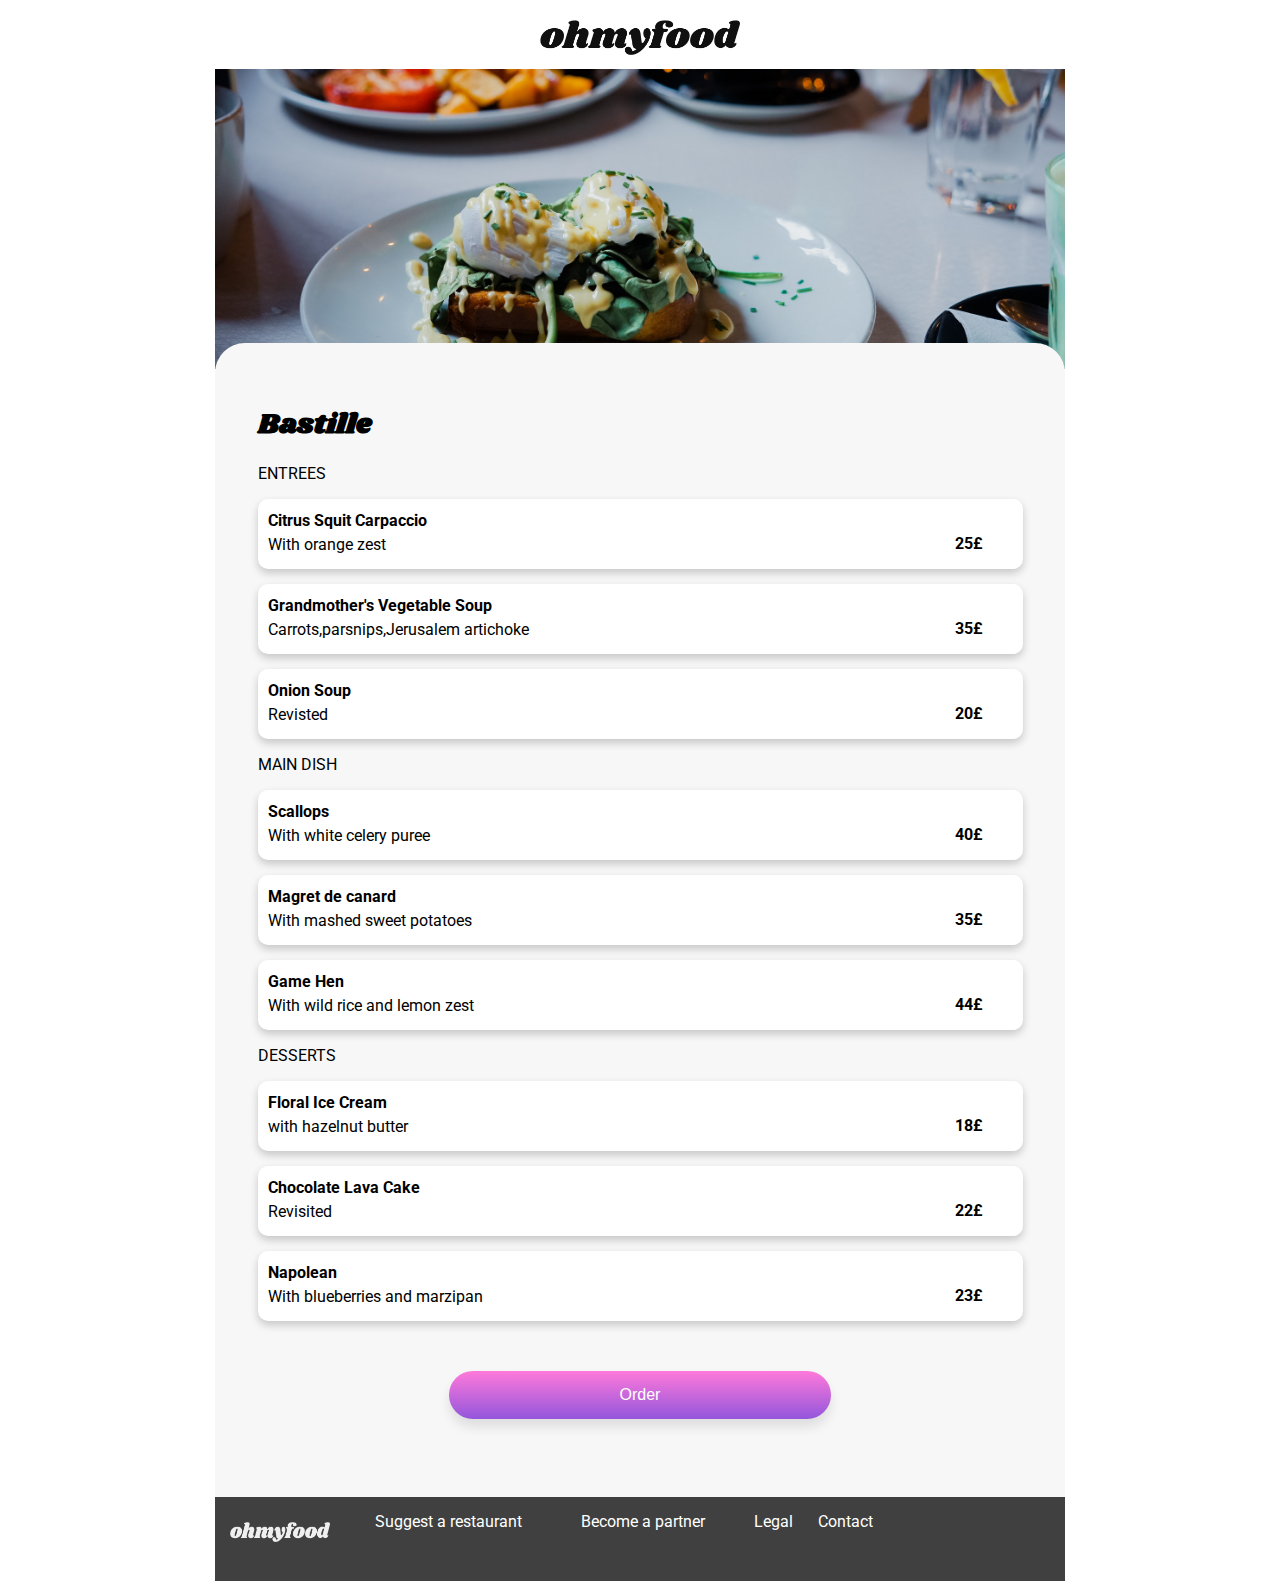
<file: bastille.html>
<!DOCTYPE html>
<html lang="en">
<head>
    <meta charset="UTF-8">
    <meta http-equiv="X-UA-Compatible" content="IE=edge">
    <meta name="viewport" content="width=device-width, initial-scale=1.0">
    <title>Document</title>
    <link rel="stylesheet" type="text/css" href="SASS/CSS.css">
    <link rel="preconnect" href="https://fonts.googleapis.com">
    <link rel="preconnect" href="https://fonts.gstatic.com" crossorigin>
    <link href="https://fonts.googleapis.com/css2?family=Roboto:wght@100;400&display=swap" rel="stylesheet">
    <link rel="stylesheet" href="https://cdnjs.cloudflare.com/ajax/libs/font-awesome/6.4.0/css/all.min.css" integrity="sha512-iecdLmaskl7CVkqkXNQ/ZH/XLlvWZOJyj7Yy7tcenmpD1ypASozpmT/E0iPtmFIB46ZmdtAc9eNBvH0H/ZpiBw==" crossorigin="anonymous" referrerpolicy="no-referrer" >
    <link rel="preconnect" href="https://fonts.googleapis.com">
    <link rel="preconnect" href="https://fonts.gstatic.com" crossorigin>
    <link href="https://fonts.googleapis.com/css2?family=Shrikhand&display=swap" rel="stylesheet">
</head>
<body>
    <header>
        <a href="mainPage.html"><i class="fa-solid fa-arrow-left-long"></i></a><img class="imgHeaderRestaurant" src="images/logo/ohmyfood.png" alt="logo">
        <img src="images/restaurants/toa-heftiba-DQKerTsQwi0-unsplash.jpg" alt="restaurantImg" class="restaurantImg">
    </header>
    <div class="menuSection">
        <h1>Bastille<i class="fa-regular fa-heart"></i></h1>
        <div class="foodOption">
            <p>ENTREES</p>
            <div class="foodContainer">
                <div><strong>Citrus Squit Carpaccio</strong><div class="description">With orange zest</div><strong class="money">25£</strong></div>
                <span class="backGround"><span class="checkIcon">&#x2713;</span></span>
            </div>
            <div class="foodContainer">
                <div><strong>Grandmother's Vegetable Soup</strong><div class="description">Carrots,parsnips,Jerusalem artichoke</div><strong class="money">35£</strong></div>
                <span class="backGround"><span class="checkIcon">&#x2713;</span></span>
            </div>
            <div class="foodContainer">
                <div><strong>Onion Soup</strong><div class="description">Revisted</div><strong class="money">20£</strong></div>
                <span class="backGround"><span class="checkIcon">&#x2713;</span></span>
            </div>
        </div>
        <div class="foodOption">
            <p>MAIN DISH</p>
            <div class="foodContainer">
                <div><strong>Scallops</strong><div class="description">With white celery puree</div><strong class="money">40£</strong></div>
                <span class="backGround"><span class="checkIcon">&#x2713;</span></span>
            </div>
            <div class="foodContainer">
                <div><strong>Magret de canard</strong><div class="description">With mashed sweet potatoes</div><strong class="money">35£</strong></div>
                <span class="backGround"><span class="checkIcon">&#x2713;</span></span>
            </div>
            <div class="foodContainer">
                <div><strong>Game Hen</strong><div class="description">With wild rice and lemon zest</div><strong class="money">44£</strong></div>
                <span class="backGround"><span class="checkIcon">&#x2713;</span></span>
            </div>
        </div>
        <div class="foodOption">
            <p>DESSERTS</p>
            <div class="foodContainer">
                <div><strong>Floral Ice Cream</strong><div class="description">with hazelnut butter</div><strong class="money">18£</strong></div>
                <span class="backGround"><span class="checkIcon">&#x2713;</span></span>
            </div>
            <div class="foodContainer">
                <div><strong>Chocolate Lava Cake</strong><div class="description">Revisited</div><strong class="money">22£</strong></div>
                <span class="backGround"><span class="checkIcon">&#x2713;</span></span>
            </div>
            <div class="foodContainer">
                <div><strong>Napolean</strong><div class="description">With blueberries and marzipan</div><strong class="money">23£</strong></div>
                <span class="backGround"><span class="checkIcon">&#x2713;</span></span>
            </div>
        </div>
        <button>Order</button>
    </div>
    <footer>
        <a href="mainPage.html"><img src="images/logo/ohmyfood.png" class="imgFooter" alt="logo"></a>
        <span><i class="fa-solid fa-utensils"></i>Suggest a restaurant</span>
        <span><i class="fa-regular fa-handshake"></i> Become a partner</span>
        <span>Legal</span>
        <a class="contact" href="mailto:ohmyfood@food.com">Contact</a>
    </footer>
</body>
</html>
</file>
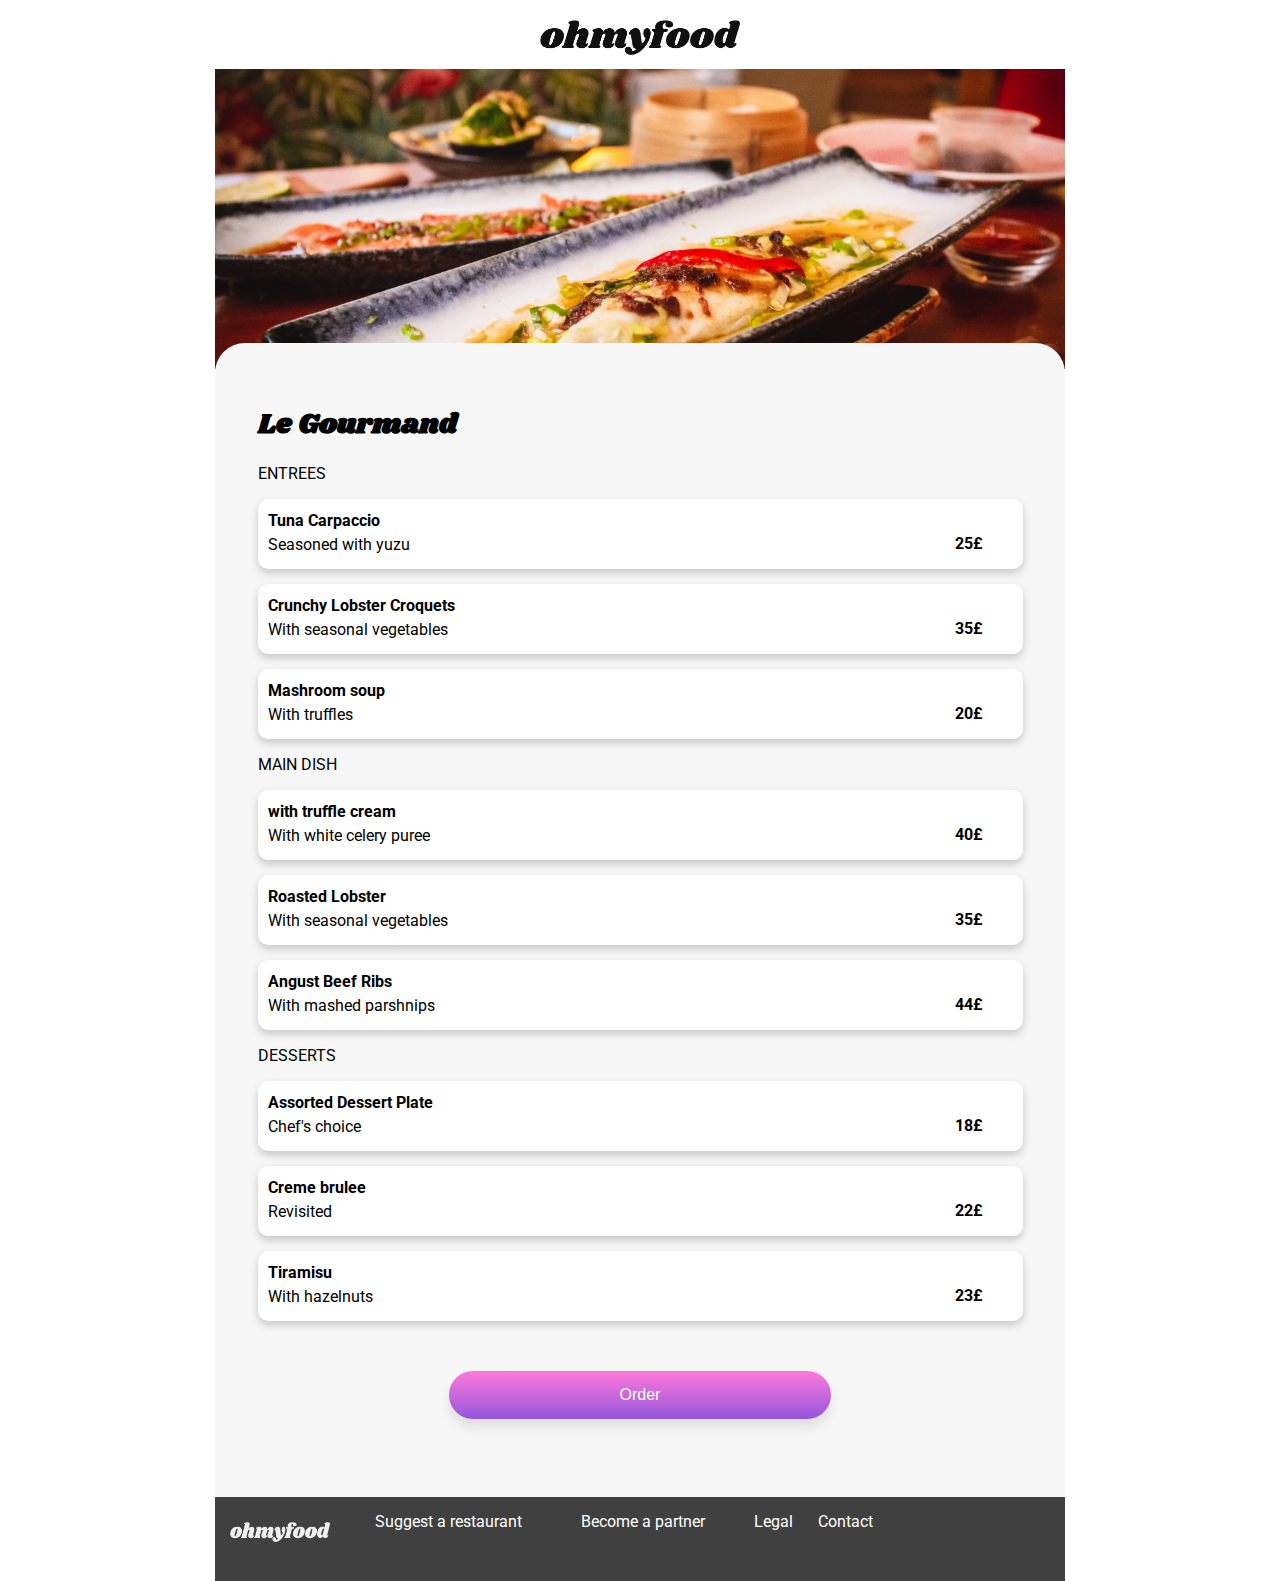
<file: leGourmand.html>
<!DOCTYPE html>
<html lang="en">
<head>
    <meta charset="UTF-8">
    <meta http-equiv="X-UA-Compatible" content="IE=edge">
    <meta name="viewport" content="width=device-width, initial-scale=1.0">
    <title>Document</title>
    <link rel="stylesheet" type="text/css" href="SASS/CSS.css">
    <link rel="preconnect" href="https://fonts.googleapis.com">
    <link rel="preconnect" href="https://fonts.gstatic.com" crossorigin>
    <link href="https://fonts.googleapis.com/css2?family=Roboto:wght@100;400&display=swap" rel="stylesheet">
    <link rel="stylesheet" href="https://cdnjs.cloudflare.com/ajax/libs/font-awesome/6.4.0/css/all.min.css" integrity="sha512-iecdLmaskl7CVkqkXNQ/ZH/XLlvWZOJyj7Yy7tcenmpD1ypASozpmT/E0iPtmFIB46ZmdtAc9eNBvH0H/ZpiBw==" crossorigin="anonymous" referrerpolicy="no-referrer">
    <link rel="preconnect" href="https://fonts.googleapis.com">
    <link rel="preconnect" href="https://fonts.gstatic.com" crossorigin>
    <link href="https://fonts.googleapis.com/css2?family=Shrikhand&display=swap" rel="stylesheet">
</head>
<body>
    <header>
        <a href="mainPage.html"><i class="fa-solid fa-arrow-left-long"></i></a><img class="imgHeaderRestaurant" src="images/logo/ohmyfood.png" alt="logo">
        <img src="images/restaurants/louis-hansel-shotsoflouis-qNBGVyOCY8Q-unsplash.jpg" alt="restaurantImg" class="restaurantImg">
    </header>
    <div class="menuSection">
        <h1>Le Gourmand<i class="fa-regular fa-heart"></i></h1>
        <div class="foodOption">
            <p>ENTREES</p>
            <div class="foodContainer">
                <div><strong class="foodsName">Tuna Carpaccio</strong><div class="description">Seasoned with yuzu</div><strong class="money">25£</strong></div>
                <span class="backGround"><span class="checkIcon">&#x2713;</span></span>
            </div>
            <div class="foodContainer">
                <div><strong class="foodsName">Crunchy Lobster Croquets</strong><div class="description">With seasonal vegetables</div><strong class="money">35£</strong></div>
                <span class="backGround"><span class="checkIcon">&#x2713;</span></span>
            </div>
            <div class="foodContainer">
                <div><strong class="foodsName">Mashroom soup</strong><div class="description">With truffles</div><strong class="money">20£</strong></div>
                <span class="backGround"><span class="checkIcon">&#x2713;</span></span>
            </div>
        </div>
        <div class="foodOption">
            <p>MAIN DISH</p>
            <div class="foodContainer">
                <div><strong class="foodsName">with truffle cream</strong><div class="description">With white celery puree</div><strong class="money">40£</strong></div>
                <span class="backGround"><span class="checkIcon">&#x2713;</span></span>
            </div>
            <div class="foodContainer">
                <div><strong class="foodsName">Roasted Lobster</strong><div class="description">With seasonal vegetables</div><strong class="money">35£</strong></div>
                <span class="backGround"><span class="checkIcon">&#x2713;</span></span>
            </div>
            <div class="foodContainer">
                <div><strong class="foodsName">Angust Beef Ribs</strong><div class="description">With mashed parshnips</div><strong class="money">44£</strong></div>
                <span class="backGround"><span class="checkIcon">&#x2713;</span></span>
            </div>
        </div>
        <div class="foodOption">
            <p>DESSERTS</p>
            <div class="foodContainer">
                <div><strong class="foodsName">Assorted Dessert Plate</strong><div class="description">Chef's choice</div><strong class="money">18£</strong></div>
                <span class="backGround"><span class="checkIcon">&#x2713;</span></span>
            </div>
            <div class="foodContainer">
                <div><strong class="foodsName">Creme brulee</strong><div class="description">Revisited</div><strong class="money">22£</strong></div>
                <span class="backGround"><span class="checkIcon">&#x2713;</span></span>
            </div>
            <div class="foodContainer">
                <div><strong class="foodsName">Tiramisu</strong><div class="description">With hazelnuts</div><strong class="money">23£</strong></div>
                <span class="backGround"><span class="checkIcon">&#x2713;</span></span>
            </div>
        </div>
        <button>Order</button>
    </div>
    <footer>
        <a href="mainPage.html"><img src="images/logo/ohmyfood.png" class="imgFooter" alt="logo"></a>
        <span><i class="fa-solid fa-utensils"></i>Suggest a restaurant</span>
        <span><i class="fa-regular fa-handshake"></i> Become a partner</span>
        <span>Legal</span>
        <a class="contact" href="mailto:ohmyfood@food.com">Contact</a>
    </footer>
</body>
</html>
</file>
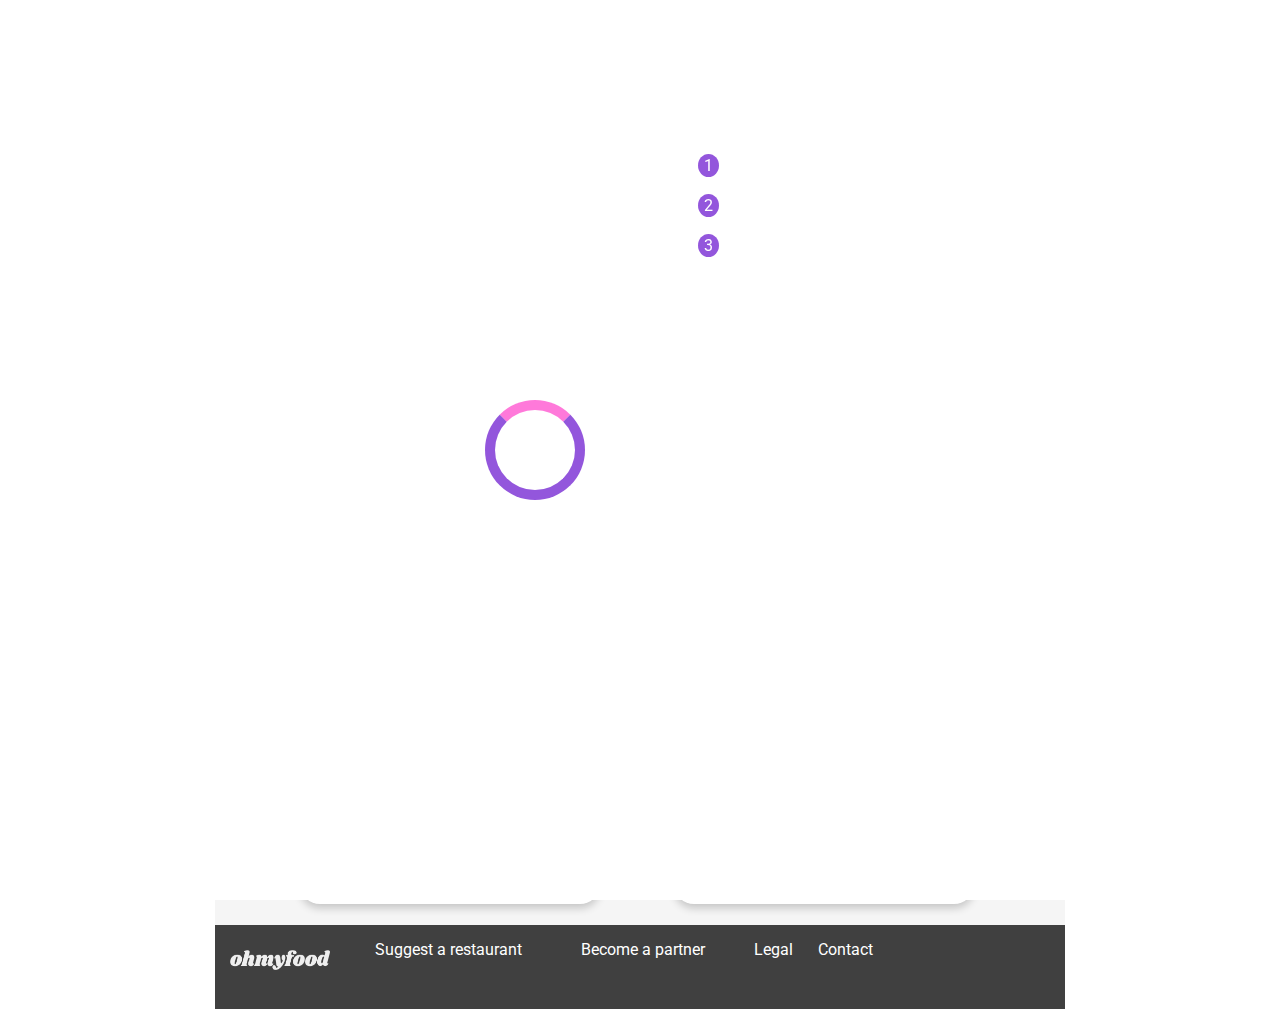
<file: mainPage.html>
<!DOCTYPE html>
<html lang="en">
<head>
    <meta charset="UTF-8">
    <meta http-equiv="X-UA-Compatible" content="IE=edge">
    <meta name="viewport" content="width=device-width, initial-scale=1.0">
    <title>OhMyFood</title>
    <link rel="stylesheet" type="text/css" href="SASS/CSS.css">
    <link rel="preconnect" href="https://fonts.googleapis.com">
    <link rel="preconnect" href="https://fonts.gstatic.com" crossorigin>
    <link href="https://fonts.googleapis.com/css2?family=Roboto:wght@100;400&display=swap" rel="stylesheet">
    <link rel="stylesheet" href="https://cdnjs.cloudflare.com/ajax/libs/font-awesome/6.4.0/css/all.min.css" integrity="sha512-iecdLmaskl7CVkqkXNQ/ZH/XLlvWZOJyj7Yy7tcenmpD1ypASozpmT/E0iPtmFIB46ZmdtAc9eNBvH0H/ZpiBw==" crossorigin="anonymous" referrerpolicy="no-referrer" >
    <link rel="preconnect" href="https://fonts.googleapis.com">
    <link rel="preconnect" href="https://fonts.gstatic.com" crossorigin>
    <link href="https://fonts.googleapis.com/css2?family=Shrikhand&display=swap" rel="stylesheet">
</head>

<body>
    <div class="loader"></div>
    <header>
        <a href="mainPage.html"><img class="imgHeader" src="images/logo/ohmyfood.png" alt="logo"></a>
        <div class="mainInfo">
            <div class="locationInfo">
                <div class="location"><i class="fa-sharp fa-solid fa-location-dot"></i>Paris, Belleville</div>
                <div class="discover">
                    <h2>Book the menu you like</h2>
                    <div>Discover top-of-the-art restaurants we picked for you </div>
                    <button class="exploreBt">Explore our restaurants</button>
                </div>
            </div>
            <div class="howItWorks">
                <h2>How it works</h2>
                <div><span class="number">1</span><button> <i class="fa-solid fa-mobile-screen-button"></i>Chose a restaurant</button></div>
                <div><span class="number">2</span><button> <i class="fa-solid fa-list-ul"></i>Create my menu</button></div>
                <div><span class="number">3</span><button> <i class="fa-solid fa-store"></i>Go enjoy it at the restaurant </button></div>
            </div>
        </div>
    </header>
    
    
    <div class="restaurantSection">
        <h2>Restaurants</h2>
        <div class="restaurants">
        <a href="theFullPallette.html" class="card">
            <img src="images/restaurants/jay-wennington-N_Y88TWmGwA-unsplash.jpg" alt="restaurantImg" class="imgRestaurant">
            <div class="container">
              <p><strong class="RestaurantName">The Full Pallette</strong><br>New York<strong><i class="fa-regular fa-heart"></i><i class="fa-solid fa-heart"></i></strong></p>
            </div>   
        </a>
        <a href="theEnchantedPlate.html" class="card">
            <img src="images/restaurants/stil-u2Lp8tXIcjw-unsplash.jpg" alt="restaurantImg" class="imgRestaurant">
            <div class="container">
              <p><strong class="RestaurantName">The Enchanted plate</strong><br>New York<strong><i class="fa-regular fa-heart"></i><i class="fa-solid fa-heart"></i></strong></p>
            </div>   
        </a>
        <a href="bastille.html" class="card">
            <img src="images/restaurants/toa-heftiba-DQKerTsQwi0-unsplash.jpg" alt="restaurantImg" class="imgRestaurant">
            <div class="container">
              <p><strong class="RestaurantName">Bastille</strong><br>New York<strong><i class="fa-regular fa-heart"></i><i class="fa-solid fa-heart"></i></strong></p>
            </div>   
        </a>
        <a href="leGourmand.html" class="card">
            <img src="images/restaurants/louis-hansel-shotsoflouis-qNBGVyOCY8Q-unsplash.jpg" alt="restaurantImg" class="imgRestaurant">
            <div class="container">
              <p><strong class="RestaurantName">Le Gourmand</strong><br>New York<strong><i class="fa-regular fa-heart"></i><i class="fa-solid fa-heart"></i></strong></p>
            </div>   
        </a>
        </div>
    </div>
    <footer>
        <a href="mainPage.html"><img class="imgFooter" src="images/logo/ohmyfood.png" alt="logo"></a>
        <span><i class="fa-solid fa-utensils"></i>Suggest a restaurant</span>
        <span><i class="fa-regular fa-handshake"></i> Become a partner</span>
        <span>Legal</span>
        <a class="contact" href="mailto:ohmyfood@food.com">Contact</a>
    </footer>
</body>
</html>
</file>
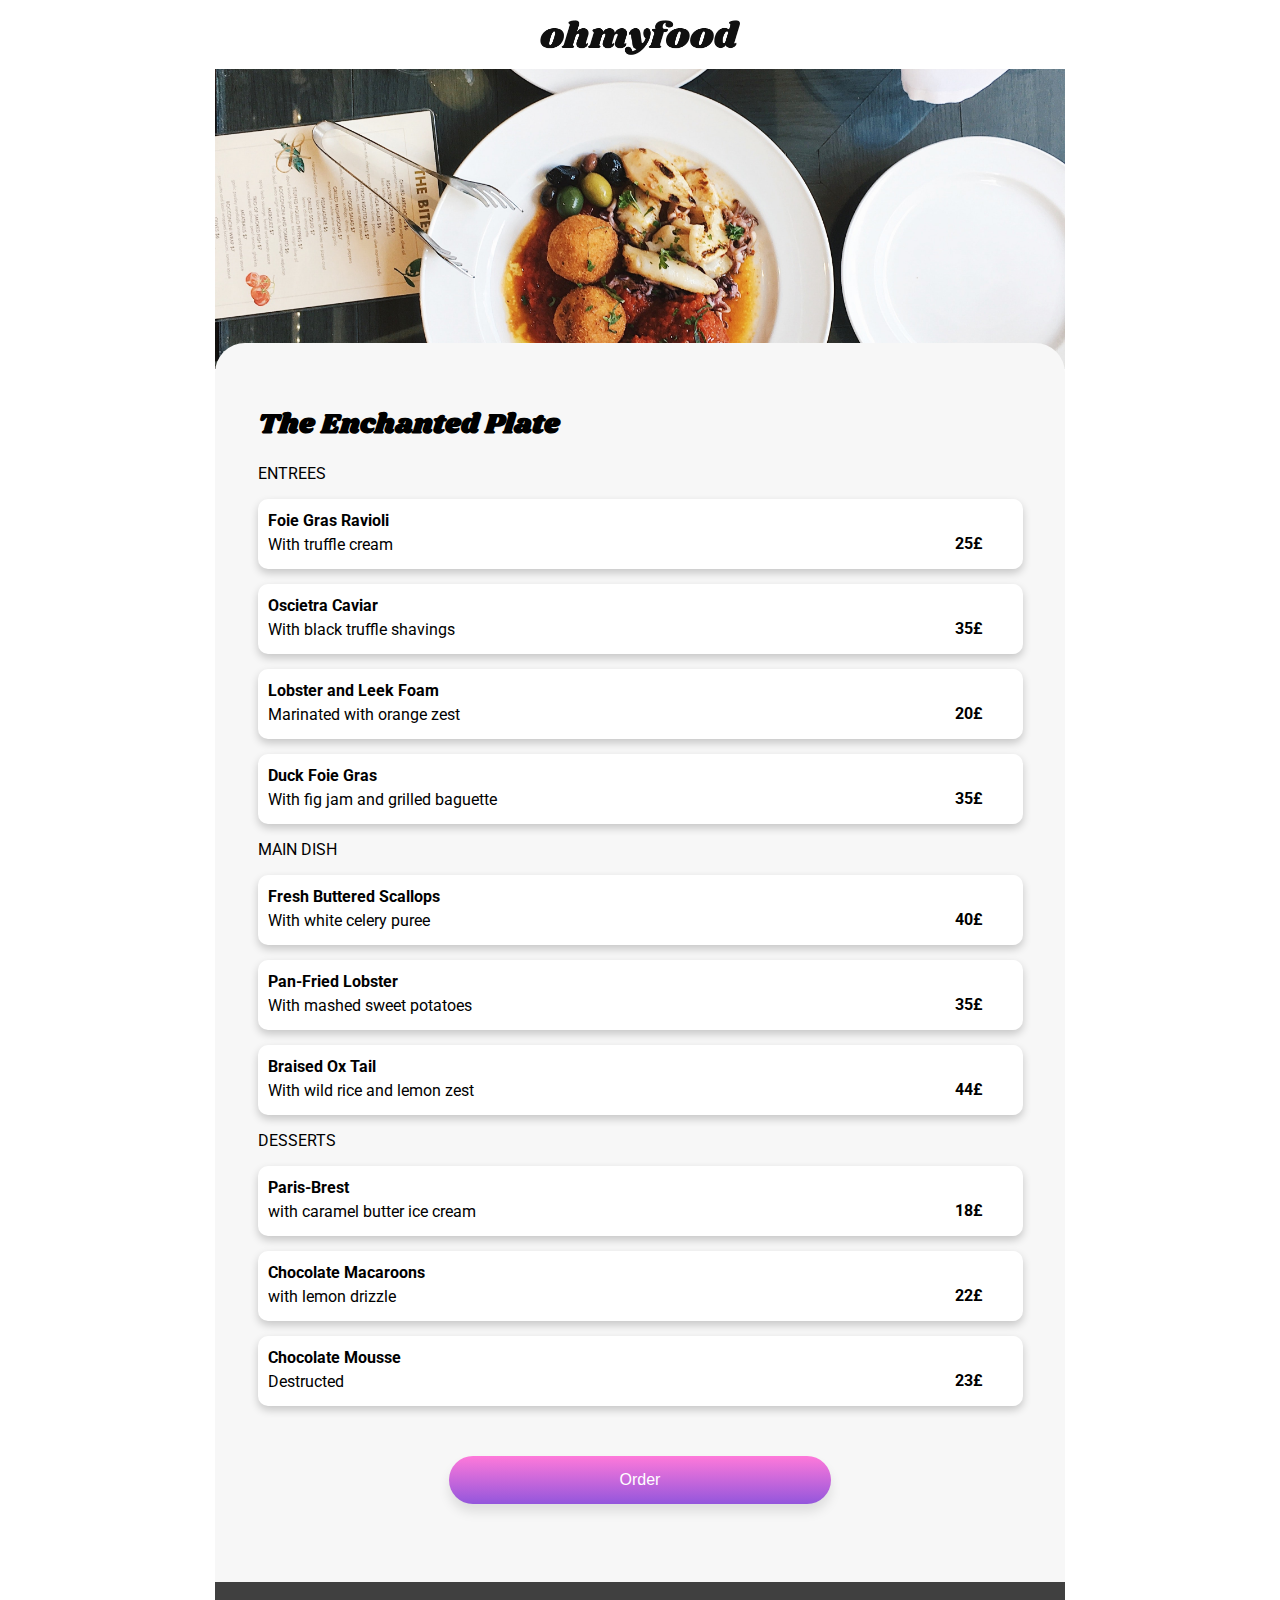
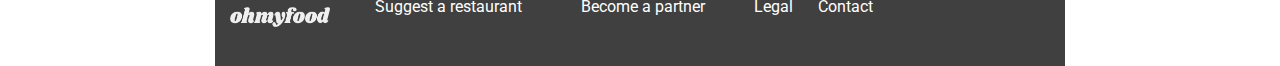
<file: theEnchantedPlate.html>
<!DOCTYPE html>
<html lang="en">
<head>
    <meta charset="UTF-8">
    <meta http-equiv="X-UA-Compatible" content="IE=edge">
    <meta name="viewport" content="width=device-width, initial-scale=1.0">
    <title>Document</title>
    <link rel="stylesheet" type="text/css" href="SASS/CSS.css">
    <link rel="preconnect" href="https://fonts.googleapis.com">
    <link rel="preconnect" href="https://fonts.gstatic.com" crossorigin>
    <link href="https://fonts.googleapis.com/css2?family=Roboto:wght@100;400&display=swap" rel="stylesheet">
    <link href="https://fonts.googleapis.com/css2?family=Shrikhand&display=swap" rel="stylesheet">
    <link rel="stylesheet" href="https://cdnjs.cloudflare.com/ajax/libs/font-awesome/6.4.0/css/all.min.css" integrity="sha512-iecdLmaskl7CVkqkXNQ/ZH/XLlvWZOJyj7Yy7tcenmpD1ypASozpmT/E0iPtmFIB46ZmdtAc9eNBvH0H/ZpiBw==" crossorigin="anonymous" referrerpolicy="no-referrer">
    
</head>
<body>
    <header>
        <a href="mainPage.html"><i class="fa-solid fa-arrow-left-long"></i></a><img class="imgHeaderRestaurant" src="images/logo/ohmyfood.png" alt="logo">
        <img src="images/restaurants/stil-u2Lp8tXIcjw-unsplash.jpg" alt="restaurantImg" class="restaurantImg">
    </header>
    <div class="menuSection">
        <h1>The Enchanted Plate<i class="fa-regular fa-heart"></i></h1>
        <div class="foodOption">
            <p>ENTREES</p>
            <div class="foodContainer">
                <div><strong class="foodsName">Foie Gras Ravioli</strong><div class="description">With truffle cream</div><strong class="money">25£</strong></div>
                <span class="backGround"><span class="checkIcon">&#x2713;</span></span>
            </div>
            <div class="foodContainer">
                <div><strong class="foodsName">Oscietra Caviar</strong><div class="description">With black truffle shavings</div><strong class="money">35£</strong></div>
                <span class="backGround"><span class="checkIcon">&#x2713;</span></span>
            </div>
            <div class="foodContainer">
                <div><strong class="foodsName">Lobster and Leek Foam</strong><div class="description">Marinated with orange zest</div><strong class="money">20£</strong></div>
                <span class="backGround"><span class="checkIcon">&#x2713;</span></span>
            </div>
            <div class="foodContainer">
                <div><strong class="foodsName">Duck Foie Gras</strong><div class="description">With fig jam and grilled baguette</div><strong class="money">35£</strong></div>
                <span class="backGround"><span class="checkIcon">&#x2713;</span></span>
            </div>
        </div>
        <div class="foodOption">
            <p>MAIN DISH</p>
            <div class="foodContainer">
                <div><strong class="foodsName">Fresh Buttered Scallops</strong><div class="description">With white celery puree</div><strong class="money">40£</strong></div>
                <span class="backGround"><span class="checkIcon">&#x2713;</span></span>
            </div>
            <div class="foodContainer">
                <div><strong class="foodsName">Pan-Fried Lobster</strong><div class="description">With mashed sweet potatoes</div><strong class="money">35£</strong></div>
                <span class="backGround"><span class="checkIcon">&#x2713;</span></span>
            </div>
            <div class="foodContainer">
                <div><strong class="foodsName">Braised Ox Tail</strong><div class="description">With wild rice and lemon zest</div><strong class="money">44£</strong></div>
                <span class="backGround"><span class="checkIcon">&#x2713;</span></span>
            </div>
        </div>
        <div class="foodOption">
            <p>DESSERTS</p>
            <div class="foodContainer">
                <div><strong class="foodsName">Paris-Brest</strong><div class="description">with caramel butter ice cream</div><strong class="money">18£</strong></div>
                <span class="backGround"><span class="checkIcon">&#x2713;</span></span>
            </div>
            <div class="foodContainer">
                <div><strong class="foodsName">Chocolate Macaroons</strong><div class="description">with lemon drizzle</div><strong class="money">22£</strong></div>
                <span class="backGround"><span class="checkIcon">&#x2713;</span></span>
            </div>
            <div class="foodContainer">
                <div><strong class="foodsName">Chocolate Mousse</strong><div class="description">Destructed</div><strong class="money">23£</strong></div>
                <span class="backGround"><span class="checkIcon">&#x2713;</span></span>
            </div>
        </div>
        <button>Order</button>
    </div>
    <footer>
        <a href="mainPage.html"><img src="images/logo/ohmyfood.png" class="imgFooter" alt="logo"></a>
        <span><i class="fa-solid fa-utensils"></i>Suggest a restaurant</span>
        <span><i class="fa-regular fa-handshake"></i> Become a partner</span>
        <span>Legal</span>
        <a class="contact" href="mailto:ohmyfood@food.com">Contact</a>
    </footer>
</body>
</html>
</file>
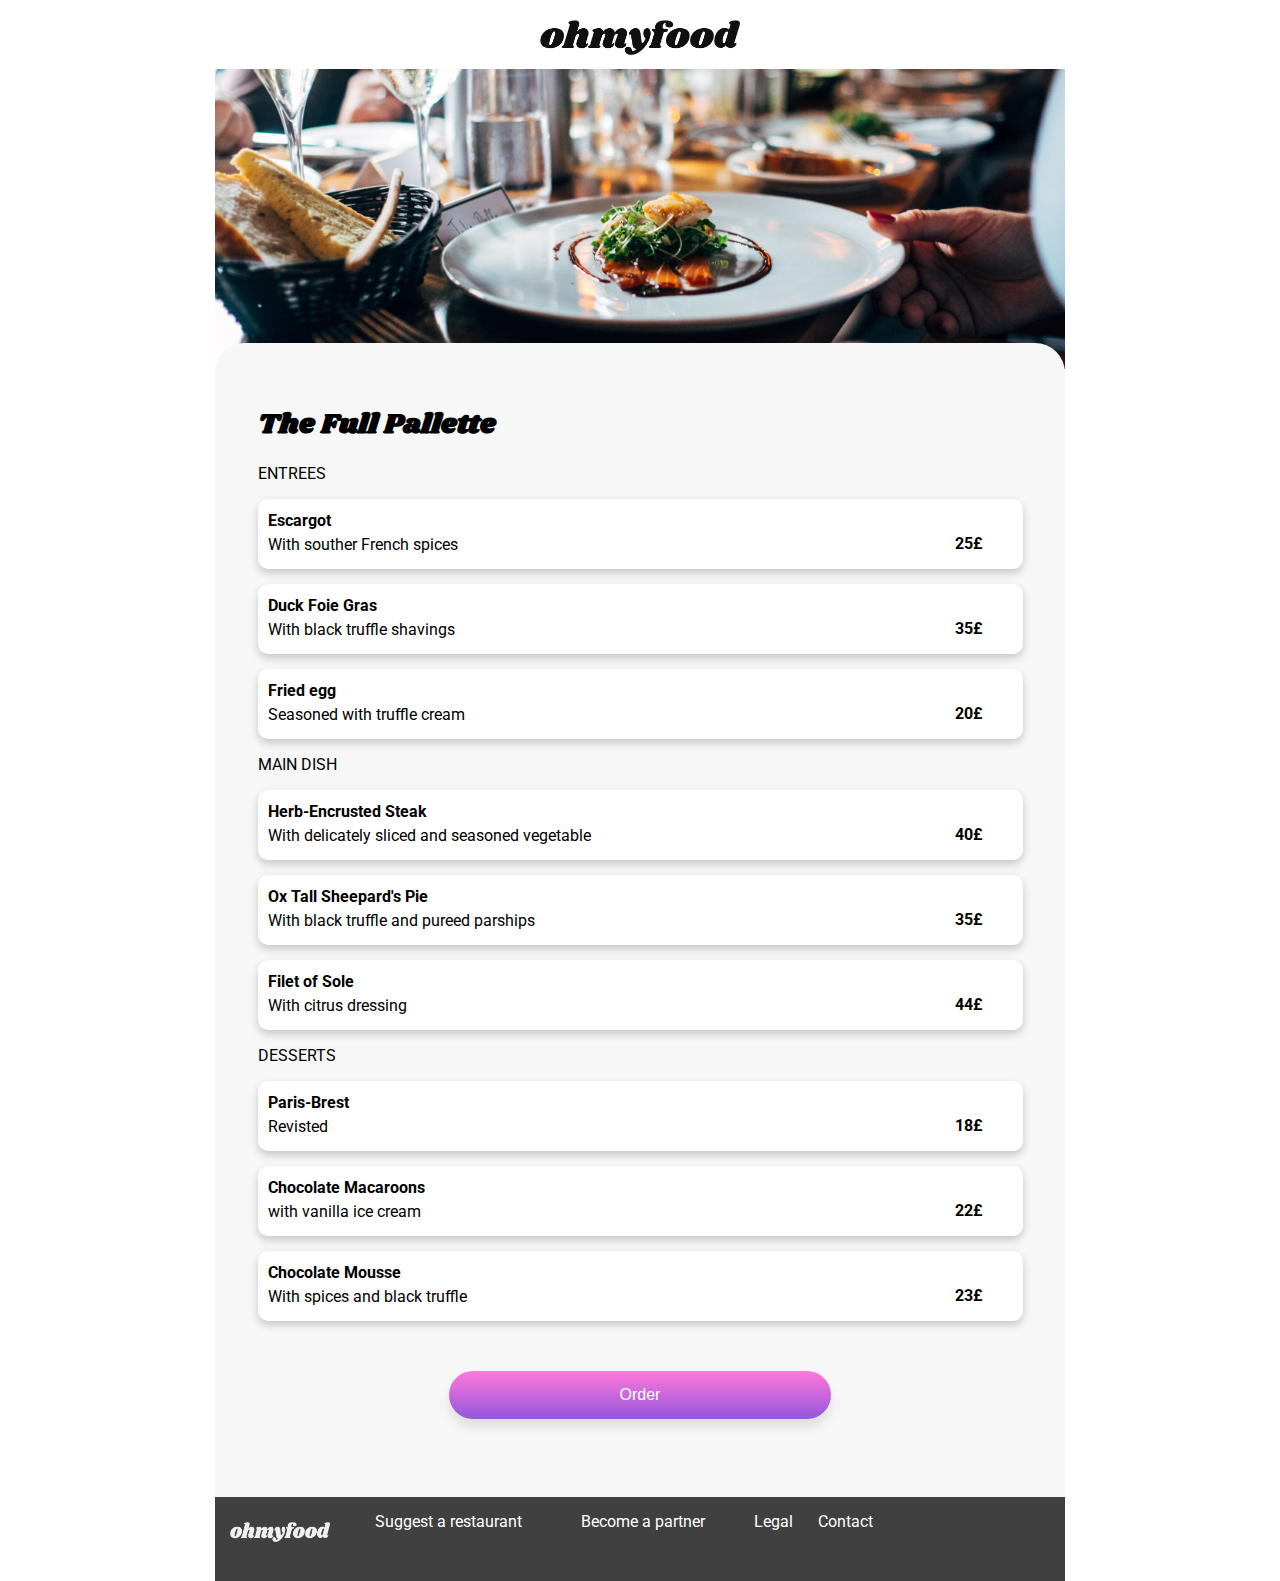
<file: theFullPallette.html>
<!DOCTYPE html>
<html lang="en">
<head>
    <meta charset="UTF-8">
    <meta http-equiv="X-UA-Compatible" content="IE=edge">
    <meta name="viewport" content="width=device-width, initial-scale=1.0">
    <title>Document</title>
    <link rel="stylesheet" type="text/css" href="SASS/CSS.css">
    <link rel="preconnect" href="https://fonts.googleapis.com">
    <link rel="preconnect" href="https://fonts.gstatic.com" crossorigin>
    <link href="https://fonts.googleapis.com/css2?family=Roboto:wght@100;400&display=swap" rel="stylesheet">
    <link rel="stylesheet" href="https://cdnjs.cloudflare.com/ajax/libs/font-awesome/6.4.0/css/all.min.css" integrity="sha512-iecdLmaskl7CVkqkXNQ/ZH/XLlvWZOJyj7Yy7tcenmpD1ypASozpmT/E0iPtmFIB46ZmdtAc9eNBvH0H/ZpiBw==" crossorigin="anonymous" referrerpolicy="no-referrer">
    <link rel="preconnect" href="https://fonts.googleapis.com">
    <link rel="preconnect" href="https://fonts.gstatic.com" crossorigin>
    <link href="https://fonts.googleapis.com/css2?family=Shrikhand&display=swap" rel="stylesheet">
</head>
<body>
    <header>
        <a href="mainPage.html"><i class="fa-solid fa-arrow-left-long"></i></a><img class="imgHeaderRestaurant" src="images/logo/ohmyfood.png" alt="logo">
        <img src="images/restaurants/jay-wennington-N_Y88TWmGwA-unsplash.jpg" class="restaurantImg" alt="restaurantImg">
        
    </header>
    <div class="menuSection">
        <h1>The Full Pallette<i class="fa-regular fa-heart"></i></h1>
        <div class="foodOption">
            <p>ENTREES</p>
            <div class="foodContainer">
                <div><strong class="foodsName">Escargot</strong><div class="description">With souther French spices</div><strong class="money">25£</strong></div>
                <span class="backGround"><span class="checkIcon">&#x2713;</span></span>
            </div>
            <div class="foodContainer">
                <div><strong class="foodsName">Duck Foie Gras</strong><div class="description">With black truffle shavings</div><strong class="money">35£</strong></div>
                <span class="backGround"><span class="checkIcon">&#x2713;</span></span>
            </div>
            <div class="foodContainer">
                <div><strong class="foodsName">Fried egg</strong><div class="description">Seasoned with truffle cream</div><strong class="money">20£</strong></div>
                <span class="backGround"><span class="checkIcon">&#x2713;</span></span>
            </div>
        </div>
        <div class="foodOption">
            <p>MAIN DISH</p>
            <div class="foodContainer">
                <div><strong class="foodsName">Herb-Encrusted Steak</strong><div class="description">With delicately sliced and seasoned vegetable</div><strong class="money">40£</strong></div>
                <span class="backGround"><span class="checkIcon">&#x2713;</span></span>
            </div>
            <div class="foodContainer">
                <div><strong class="foodsName">Ox Tall Sheepard's Pie</strong><div class="description">With black truffle and pureed parships</div><strong class="money">35£</strong></div>
                <span class="backGround"><span class="checkIcon">&#x2713;</span></span>
            </div>
            <div class="foodContainer">
                <div><strong class="foodsName">Filet of Sole</strong><div class="description">With citrus dressing</div><strong class="money">44£</strong></div>
                <span class="backGround"><span class="checkIcon">&#x2713;</span></span>
            </div>
        </div>
        <div class="foodOption">
            <p>DESSERTS</p>
            <div class="foodContainer">
                <div><strong class="foodsName">Paris-Brest</strong><div class="description">Revisted</div><strong class="money">18£</strong></div>
                <span class="backGround"><span class="checkIcon">&#x2713;</span></span>
            </div>
            <div class="foodContainer">
                <div><strong class="foodsName">Chocolate Macaroons</strong><div class="description">with vanilla ice cream</div><strong class="money">22£</strong></div>
                <span class="backGround"><span class="checkIcon">&#x2713;</span></span>
            </div>
            <div class="foodContainer">
                <div><strong class="foodsName">Chocolate Mousse</strong><div class="description">With spices and black truffle</div><strong class="money">23£</strong></div>
                <span class="backGround"><span class="checkIcon">&#x2713;</span></span>
            </div>
        </div>
        <button>Order</button>
    </div>
    <footer>
        <a href="mainPage.html"><img src="images/logo/ohmyfood.png" class="imgFooter" alt="logo"></a>
        <span><i class="fa-solid fa-utensils"></i>Suggest a restaurant</span>
        <span><i class="fa-regular fa-handshake"></i> Become a partner</span>
        <span>Legal</span>
        <a class="contact" href="mailto:ohmyfood@food.com">Contact</a>
    </footer>
</body>
</html>
</file>
<file: SASS/CSS.css>
body {
  display: block;
  margin: 0 auto;
  font-family: roboto;
  text-align: center;
  justify-content: center;
  min-width: 300px;
}
@media only screen and (max-width: 768px) {
  body {
    width: 100%;
  }
}
@media only screen and (min-width: 769px) and (max-width: 998px) {
  body {
    width: 100%;
    max-width: 850px;
  }
}
@media only screen and (min-width: 998px) {
  body {
    width: 100%;
    max-width: 850px;
  }
}

header {
  display: inline-block;
  max-width: 850px;
  width: 100%;
}
header .imgHeader {
  width: 200px;
  height: 35px;
  margin: 20px;
}
@media only screen and (min-width: 769px) and (max-width: 998px) {
  header .mainInfo {
    display: grid;
    grid-template-columns: 50% 50%;
    gap: 2%;
  }
}
@media only screen and (min-width: 998px) {
  header .mainInfo {
    display: grid;
    grid-template-columns: 50% 50%;
    gap: 5%;
  }
}
@media only screen and (min-width: 769px) and (max-width: 998px) {
  header .locationInfo {
    display: grid;
    grid-template-rows: 20% 80%;
  }
}
@media only screen and (min-width: 998px) {
  header .locationInfo {
    display: grid;
    grid-template-rows: 20% 80%;
  }
}
header .location {
  font-size: large;
  background-color: rgb(227, 225, 225);
  padding: 15px;
}
header .location .fa-location-dot {
  margin-right: 10px;
}
header .discover {
  padding: 10px;
  padding-bottom: 30px;
  background-color: rgb(245, 245, 245);
}
header .discover div {
  font-size: medium;
  margin: 20px;
}
header .discover .exploreBt {
  background-image: linear-gradient(#FF79DA, #9356DC);
  color: white;
  border: none;
  padding: 15px;
  border-radius: 100px;
  font-size: medium;
  box-shadow: 0px 8px 12px rgba(0, 0, 0, 0.1);
}
header .discover .exploreBt:hover {
  cursor: pointer;
  opacity: 0.85;
  box-shadow: rgba(0, 1, 0, 0.2) 0 2px 8px;
}
header .imgHeaderRestaurant {
  width: 200px;
  height: 35px;
  padding-bottom: 10px;
  padding-top: 20px;
}
header .fa-arrow-left-long {
  font-size: 1em;
  position: relative;
  bottom: 20px;
  right: 60px;
}
header .restaurantImg {
  -o-object-fit: cover;
     object-fit: cover;
  width: 100%;
  height: auto;
  max-height: 300px;
}
header .howItWorks {
  text-align: left;
  justify-content: center;
  margin-bottom: 60px;
}
header .howItWorks span {
  position: relative;
  left: 15px;
  background-color: #9356DC;
  border-radius: 50%;
  padding: 2px;
  padding-right: 6px;
  padding-left: 6px;
  color: white;
}
header .howItWorks button {
  width: 300px;
  margin: 5px;
  padding: 7.5px;
  border-radius: 15px;
  border: none;
  box-shadow: 0px 4px 8px rgba(0, 0, 0, 0.1);
  text-align: left;
}
header .howItWorks button:hover {
  cursor: pointer;
  background-color: #e6d7f7;
}
header .howItWorks button:hover .fa-solid {
  color: #9356DC;
}
header .howItWorks button .fa-solid {
  margin: 15px;
}

footer {
  max-width: 850px;
  min-width: 300px;
  padding: 15px;
  display: flex;
  box-sizing: border-box;
  background-color: rgb(64, 64, 64);
  color: white;
  row-gap: 5px;
}
@media only screen and (max-width: 768px) {
  footer {
    width: 100%;
    text-align: left;
    display: flex;
    flex-flow: column wrap;
  }
}
@media only screen and (min-width: 769px) and (max-width: 998px) {
  footer {
    width: 100%;
    display: inline-flex;
    flex-flow: row;
    text-align: center;
  }
}
@media only screen and (min-width: 998px) {
  footer {
    width: 100%;
    display: inline-flex;
    flex-flow: row;
    text-align: center;
  }
}
footer .imgFooter {
  width: 100px;
  height: 20px;
  padding-top: 10px;
  padding-bottom: 20px;
  filter: grayscale(1) invert(1);
}
@media only screen and (min-width: 769px) and (max-width: 998px) {
  footer span {
    margin-left: 3%;
    margin-right: 3%;
  }
}
@media only screen and (min-width: 998px) {
  footer span {
    margin-left: 3%;
    margin-right: 3%;
  }
}
footer span:hover {
  cursor: pointer;
}
footer span .fa-utensils {
  margin-right: 20px;
}
footer span .fa-handshake {
  margin-right: 10px;
}
footer .contact {
  color: white;
  text-decoration: none;
}

.restaurantSection {
  display: block;
  align-content: center;
  font-weight: bolder;
  row-gap: 20px;
  background-color: rgb(245, 245, 245);
  margin: auto;
  min-width: 300px;
}
.restaurantSection h2 {
  text-align: justify;
  padding-top: 40px;
  margin-bottom: -5px;
  margin: 2.5%;
}
@media only screen and (max-width: 768px) {
  .restaurantSection h2 {
    padding-left: 18%;
  }
}
@media only screen and (min-width: 769px) and (max-width: 998px) {
  .restaurantSection h2 {
    padding-left: 7.5%;
  }
}
@media only screen and (min-width: 998px) {
  .restaurantSection h2 {
    padding-left: 7.5%;
  }
}
.restaurantSection .restaurants {
  display: flex;
  align-content: center;
  font-weight: bolder;
  row-gap: 20px;
  background-color: rgb(245, 245, 245);
  padding-bottom: 60px;
}
@media only screen and (max-width: 768px) {
  .restaurantSection .restaurants {
    flex-flow: column wrap;
    min-width: 300px;
  }
}
@media only screen and (min-width: 769px) and (max-width: 998px) {
  .restaurantSection .restaurants {
    flex-flow: row wrap;
    justify-items: center;
    align-items: center;
    -moz-column-gap: 10%;
         column-gap: 10%;
    padding: 2.5%;
    padding-left: 10%;
  }
}
@media only screen and (min-width: 998px) {
  .restaurantSection .restaurants {
    flex-flow: row wrap;
    justify-items: center;
    align-items: center;
    -moz-column-gap: 10%;
         column-gap: 10%;
    padding: 2.5%;
    padding-left: 10%;
  }
}
.restaurantSection .restaurants .card {
  width: 60%;
  max-width: 300px;
  min-width: 200px;
  box-shadow: 0 4px 8px 0 rgba(0, 0, 0, 0.2);
  transition: 0.3s;
  background-color: white;
  text-decoration: none;
  color: black;
  border-radius: 20px;
}
@media only screen and (min-width: 769px) and (max-width: 998px) {
  .restaurantSection .restaurants .card {
    width: 280px;
  }
}
.restaurantSection .restaurants .card:hover {
  box-shadow: 0 8px 16px 0 rgba(0, 0, 0, 0.2);
  cursor: pointer;
}
.restaurantSection .restaurants .card .imgRestaurant {
  width: 100%;
  max-width: 300px;
  min-width: 200px;
  height: 150px;
  -o-object-fit: cover;
     object-fit: cover;
  -o-object-position: 0% 60%;
     object-position: 0% 60%;
  border-top-left-radius: 20px;
  border-top-right-radius: 20px;
}
@media only screen and (min-width: 769px) and (max-width: 998px) {
  .restaurantSection .restaurants .card .imgRestaurant {
    width: 280px;
  }
}
.restaurantSection .restaurants .card .container {
  margin-top: -10px;
  margin-bottom: -10px;
  margin-left: 20px;
  text-align: left;
}
.restaurantSection .restaurants .card .container .fa-regular {
  position: relative;
  bottom: 10px;
  font-size: larger;
  float: right;
  margin-right: 20px;
  color: #9356DC;
}
.restaurantSection .restaurants .card .container .fa-solid {
  position: relative;
  bottom: 10px;
  font-size: larger;
  float: right;
  margin-right: 20px;
  color: #9356DC;
}
.restaurantSection .restaurants .card .container * > .fa-solid,
.restaurantSection .restaurants .card .container *:hover > .fa-regular {
  display: none;
}
.restaurantSection .restaurants .card .container *:hover > .fa-solid {
  display: inline-block;
  animation: heartAnimation 1s ease-in-out;
}
@keyframes heartAnimation {
  0% {
    opacity: 0;
  }
  100% {
    opacity: 1;
  }
}

.menuSection {
  box-sizing: content-box;
  width: 90%;
  position: relative;
  bottom: 30px;
  text-align: left;
  background-color: rgb(247, 247, 247);
  border-top-right-radius: 30px;
  border-top-left-radius: 30px;
  padding: 5%;
  margin-bottom: -30px;
}
.menuSection h1 {
  font-weight: 900;
  font-family: Shrikhand;
  font-size: 1.75em;
}
.menuSection h1 .fa-heart {
  float: right;
  font-size: 0.75em;
}
.menuSection .foodOption {
  justify-content: left;
}
.menuSection .foodOption .foodContainer {
  display: flex;
  flex-flow: row;
  height: 60px;
  margin-bottom: 15px;
  padding-top: 10px;
  padding-left: 10px;
  padding-right: 10px;
  line-height: 1.5;
  box-shadow: 0 4px 8px 0 rgba(0, 0, 0, 0.2);
  transition: 0.3s;
  background-color: white;
  text-decoration: none;
  color: black;
  border-radius: 10px;
  animation: card-load 200ms linear;
  animation-fill-mode: both;
  overflow: hidden;
}
.menuSection .foodOption .foodContainer:hover {
  box-shadow: 0 8px 16px 0 rgba(0, 0, 0, 0.2);
  cursor: pointer;
}
.menuSection .foodOption .foodContainer:hover .backGround {
  display: block;
  position: relative;
  opacity: 1;
  bottom: 10px;
  left: 60px;
  height: -moz-fit-content;
  height: fit-content;
  background-color: #99E2D0;
  padding: 21px;
  border-top-right-radius: 10px;
  border-bottom-right-radius: 10px;
  animation: icon-slide 1s forwards;
}
@media only screen and (min-width: 998px) {
  .menuSection .foodOption .foodContainer:hover .backGround {
    left: 70px;
  }
}
.menuSection .foodOption .foodContainer:hover .backGround .checkIcon {
  font-size: larger;
  color: #99E2D0;
  background-color: white;
  border-radius: 50%;
  padding-left: 8px;
  padding-right: 8px;
  animation: checkmark-spin 1s linear 1;
}
.menuSection .foodOption .foodContainer:hover div {
  width: 90%;
}
.menuSection .foodOption .foodContainer:hover div .description {
  text-overflow: ellipsis;
  white-space: nowrap;
  overflow: hidden;
  animation: descriptionMove 1s forwards;
}
@media only screen and (min-width: 998px) {
  .menuSection .foodOption .foodContainer:hover div .description {
    animation: none;
  }
}
@media only screen and (min-width: 769px) and (max-width: 998px) {
  .menuSection .foodOption .foodContainer:hover div .description {
    animation: none;
  }
}
.menuSection .foodOption .foodContainer:hover div .money {
  animation: moneyMove 1s forwards;
  margin-right: 5px;
}
.menuSection .foodOption .foodContainer .backGround {
  position: relative;
  bottom: 10px;
  left: 85px;
  height: -moz-fit-content;
  height: fit-content;
  background-color: #99E2D0;
  padding: 21px;
  border-top-right-radius: 10px;
  border-bottom-right-radius: 10px;
  animation: icon-slide-back 1s backwards;
}
@media only screen and (min-width: 998px) {
  .menuSection .foodOption .foodContainer .backGround {
    left: 95px;
  }
}
.menuSection .foodOption .foodContainer .backGround .checkIcon {
  display: inline-block;
  font-size: larger;
  color: #99E2D0;
  background-color: white;
  border-radius: 50%;
  padding-left: 8px;
  padding-right: 8px;
  animation: checkmark-spin-back 1s linear 1;
}
.menuSection .foodOption .foodContainer div {
  width: 90%;
}
.menuSection .foodOption .foodContainer div .description {
  text-overflow: ellipsis;
  white-space: nowrap;
  overflow: hidden;
  max-width: 250px;
}
@media only screen and (min-width: 998px) {
  .menuSection .foodOption .foodContainer div .description {
    max-width: 400px;
  }
}
@media only screen and (min-width: 769px) and (max-width: 998px) {
  .menuSection .foodOption .foodContainer div .description {
    max-width: 400px;
  }
}
.menuSection .foodOption .foodContainer div .money {
  float: right;
  position: relative;
  bottom: 25px;
  margin-right: -45px;
  animation: moneyMoveBack 1s backwards;
}
.menuSection .foodOption :nth-child(1) {
  animation-delay: 200ms;
}
.menuSection .foodOption :nth-child(2) {
  animation-delay: 400ms;
}
.menuSection .foodOption :nth-child(3) {
  animation-delay: 600ms;
}
.menuSection .foodOption :nth-child(4) {
  animation-delay: 800ms;
}
.menuSection .foodOption :nth-child(5) {
  animation-delay: 1000ms;
}
.menuSection button {
  display: block;
  margin: 0 auto;
  margin-top: 50px;
  margin-bottom: 35px;
  width: 50%;
  justify-content: center !important;
  background-image: linear-gradient(#FF79DA, #9356DC);
  color: white;
  border: none;
  padding: 15px;
  border-radius: 100px;
  font-size: medium;
  box-shadow: 0px 8px 12px rgba(0, 0, 0, 0.1);
}
.menuSection button:hover {
  cursor: pointer;
  opacity: 0.85;
  box-shadow: rgba(0, 1, 0, 0.2) 0 2px 8px;
}
@keyframes card-load {
  0% {
    transform: translateY(-50px);
    opacity: 0;
  }
  100% {
    transform: translateY(0px);
  }
}
@keyframes icon-slide {
  0% {
    transform: translateX(25px);
  }
  100% {
    transform: translateX(-49px);
  }
}
@keyframes checkmark-spin {
  from {
    transform: rotate(0deg);
  }
  to {
    transform: rotate(360deg);
  }
}
@keyframes icon-slide-back {
  0% {
    transform: translateX(-75px);
  }
  100% {
    transform: translateX(0px);
  }
}
@keyframes checkmark-spin-back {
  from {
    transform: rotate(360deg);
  }
  to {
    transform: rotate(0);
  }
}
@keyframes moneyMove {
  0% {
    transform: translateX(100%);
  }
  100% {
    transform: translateX(0);
  }
}
@keyframes moneyMoveBack {
  0% {
    transform: translateX(-200%);
  }
  100% {
    transform: translateX(0%);
  }
}
@keyframes descriptionMove {
  0% {
    width: 250px;
  }
  100% {
    width: 200px;
  }
}

body .loader {
  position: fixed;
  top: 0;
  width: 100%;
  height: 100%;
  margin: 0 auto;
  display: flex;
  align-items: center;
  justify-content: center;
  background: white;
  color: #9356DC;
  animation: timer 3s ease-in-out;
  animation-duration: 3000ms;
  animation-fill-mode: forwards;
  animation-iteration-count: 1;
}
@media only screen and (min-width: 769px) and (max-width: 998px) {
  body .loader {
    width: 100%;
  }
}
@media only screen and (min-width: 998px) {
  body .loader {
    width: 100%;
  }
}
body .loader::after {
  content: "";
  display: block;
  width: 80px;
  height: 80px;
  border-style: solid;
  border-color: #9356DC;
  border-top-color: #FF79DA;
  border-width: 10px;
  border-radius: 50%;
  animation: load 1.2s linear infinite;
  animation-duration: 3s;
}
@media only screen and (min-width: 769px) and (max-width: 998px) {
  body .loader::after {
    margin-right: 15%;
  }
}
@media only screen and (min-width: 998px) {
  body .loader::after {
    margin-right: 50%;
  }
}
@keyframes load {
  from {
    transform: rotate(0deg);
  }
  to {
    transform: rotate(360deg);
  }
}
@keyframes timer {
  0% {
    opacity: 1;
    transform: rotateX(0deg);
  }
  50% {
    opacity: 1;
    transform: rotateX(0deg);
  }
  100% {
    display: none;
    opacity: 1;
    transform: rotateX(90deg);
  }
}/*# sourceMappingURL=CSS.css.map */
</file>
